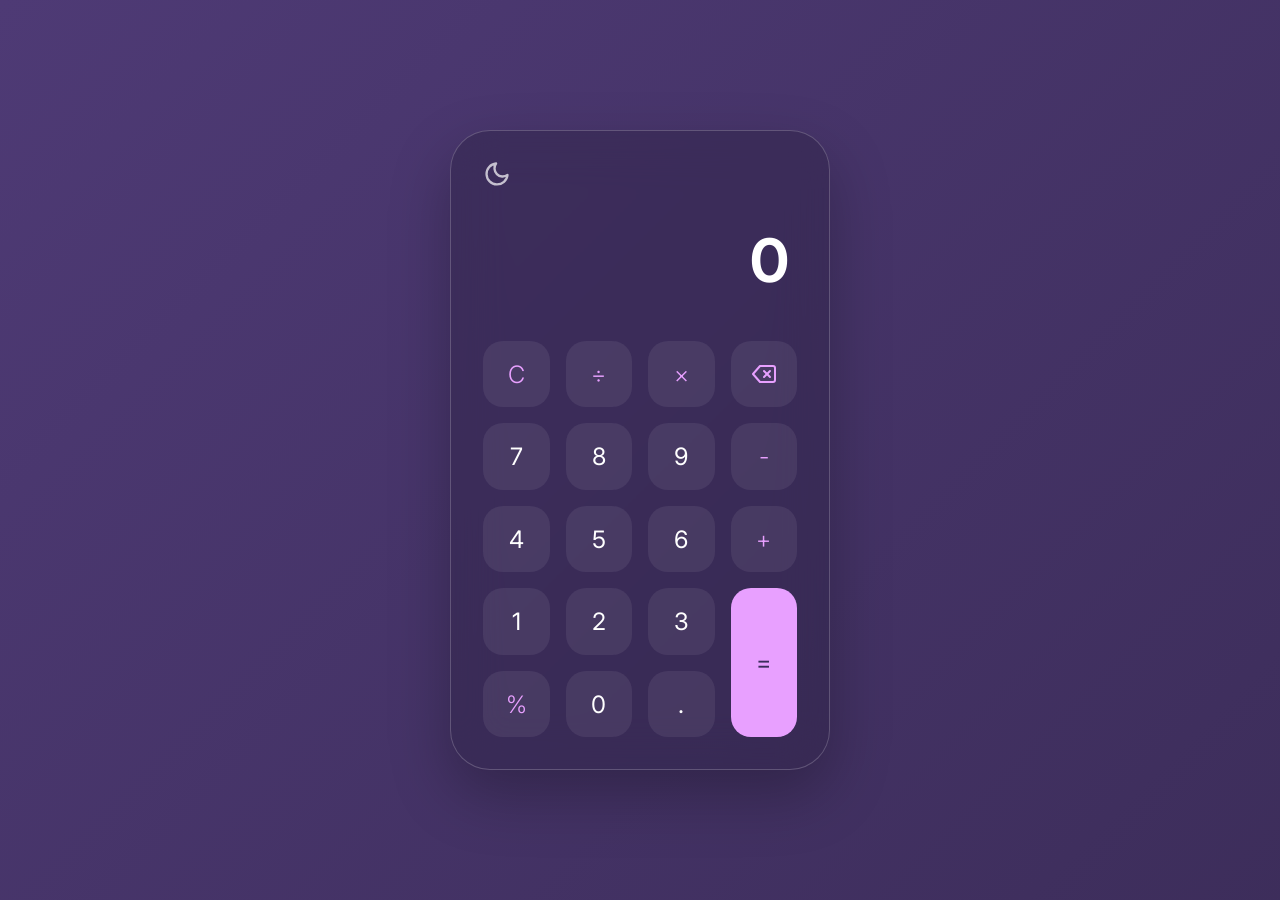
<file: calculatorplus.html>
<!DOCTYPE html>
<html lang="en">
<head>
    <meta charset="UTF-8">
    <meta name="viewport" content="width=device-width, initial-scale=1.0">
    <title>Enhanced Glassmorphism Calculator</title>
    <link rel="preconnect" href="https://fonts.googleapis.com">
    <link rel="preconnect" href="https://fonts.gstatic.com" crossorigin>
    <link href="https://fonts.googleapis.com/css2?family=Inter:wght@300;400;500;700&display=swap" rel="stylesheet">
    <style>
        /* --- Variable Definitions --- */
        :root {
            --font-family: 'Inter', sans-serif;

            /* Dark Theme Colors */
            --bg-gradient-start-dark: #4e3a75;
            --bg-gradient-end-dark: #2c2141;
            --calculator-bg-dark: rgba(44, 33, 65, 0.4);
            --button-bg-dark: rgba(255, 255, 255, 0.07);
            --button-hover-bg-dark: rgba(255, 255, 255, 0.15);
            --text-color-primary-dark: #ffffff;
            --text-color-secondary-dark: #c0b8d0;
            --operator-color-dark: #e8a0ff;
            --equals-bg-dark: #e8a0ff;
            --equals-hover-bg-dark: #d980ff;
            --equals-text-dark: #3a2d5c;

            /* Light Theme Colors */
            --bg-gradient-start-light: #f3eefc;
            --bg-gradient-end-light: #dcd3e9;
            --calculator-bg-light: rgba(255, 255, 255, 0.6);
            --button-bg-light: rgba(255, 255, 255, 0.5);
            --button-hover-bg-light: rgba(255, 255, 255, 0.9);
            --text-color-primary-light: #3a2d5c;
            --text-color-secondary-light: #5c4b8c;
            --operator-color-light: #8c52ff;
            --equals-bg-light: #8c52ff;
            --equals-hover-bg-light: #7b42f5;
            --equals-text-light: #ffffff;
        }

        /* --- Keyframe Animations --- */
        @keyframes gradient-animation {
            0% { background-position: 0% 50%; }
            50% { background-position: 100% 50%; }
            100% { background-position: 0% 50%; }
        }

        /* --- Base Styles --- */
        * {
            margin: 0;
            padding: 0;
            box-sizing: border-box;
        }

        html {
            font-size: 16px;
        }

        body {
            font-family: var(--font-family);
            display: flex;
            justify-content: center;
            align-items: center;
            min-height: 100vh;
            padding: 1rem;
            transition: background 0.5s ease;
        }

        body.dark {
            background: linear-gradient(135deg, var(--bg-gradient-start-dark), var(--bg-gradient-end-dark));
            background-size: 200% 200%;
            animation: gradient-animation 15s ease infinite;
        }

        body.light {
            background: linear-gradient(135deg, var(--bg-gradient-start-light), var(--bg-gradient-end-light));
            background-size: 200% 200%;
            animation: gradient-animation 15s ease infinite;
        }

        /* --- Calculator Container --- */
        .calculator-container {
            position: relative;
            width: clamp(300px, 90vw, 380px); /* Responsive width */
            padding: 2rem;
            border-radius: 2.5rem; /* Softer corners */
            box-shadow: 0 25px 60px rgba(0, 0, 0, 0.25);
            backdrop-filter: blur(25px); /* Enhanced glass effect */
            border: 1px solid rgba(255, 255, 255, 0.2);
            transition: background-color 0.5s ease;
        }

        body.dark .calculator-container {
            background: var(--calculator-bg-dark);
        }

        body.light .calculator-container {
            background: var(--calculator-bg-light);
            border: 1px solid rgba(0, 0, 0, 0.1);
            box-shadow: 0 25px 50px rgba(0, 0, 0, 0.1);
        }

        /* --- Theme Toggle --- */
        .theme-toggle {
            position: absolute;
            top: 1.8rem;
            left: 2rem;
            cursor: pointer;
            z-index: 10;
            opacity: 0.7;
            transition: opacity 0.3s ease, transform 0.3s ease;
        }
        .theme-toggle:hover {
            opacity: 1;
            transform: scale(1.1);
        }

        .theme-toggle svg {
            width: 28px;
            height: 28px;
        }

        body.dark .theme-toggle .sun-icon { display: none; }
        body.dark .theme-toggle .moon-icon { display: block; color: var(--text-color-primary-dark); }
        body.light .theme-toggle .moon-icon { display: none; }
        body.light .theme-toggle .sun-icon { display: block; color: var(--text-color-primary-light); }

        /* --- Calculator Screen --- */
        .calculator-screen {
            width: 100%;
            text-align: right;
            padding: 1.5rem 0.5rem;
            margin-bottom: 1.5rem;
            overflow: hidden;
        }

        .screen-expression {
            height: 2rem;
            font-size: clamp(1rem, 4vw, 1.25rem); /* Responsive font size */
            font-weight: 300;
            margin-bottom: 0.5rem;
            white-space: nowrap;
            overflow: hidden;
            text-overflow: ellipsis;
            transition: color 0.5s ease;
        }

        .screen-result {
            font-size: clamp(2.5rem, 10vw, 3.75rem); /* Responsive font size */
            font-weight: 700;
            line-height: 1.1;
            word-wrap: break-word;
            transition: color 0.5s ease;
        }

        body.dark .screen-expression { color: var(--text-color-secondary-dark); }
        body.dark .screen-result { color: var(--text-color-primary-dark); }
        body.light .screen-expression { color: var(--text-color-secondary-light); }
        body.light .screen-result { color: var(--text-color-primary-light); }

        /* --- Calculator Buttons --- */
        .calculator-buttons {
            display: grid;
            grid-template-columns: repeat(4, 1fr);
            gap: 1rem;
        }

        .btn {
            font-family: var(--font-family);
            font-size: clamp(1.25rem, 5vw, 1.5rem);
            font-weight: 400;
            border: none;
            border-radius: 1.25rem;
            aspect-ratio: 1 / 1; /* Makes buttons perfectly square */
            cursor: pointer;
            display: flex;
            justify-content: center;
            align-items: center;
            transition: background-color 0.2s ease, transform 0.1s ease, box-shadow 0.2s ease;
            -webkit-tap-highlight-color: transparent;
        }

        .btn:active {
            transform: scale(0.94);
        }

        /* Light & Dark Mode Button Styles */
        body.dark .btn {
            background: var(--button-bg-dark);
            color: var(--text-color-primary-dark);
        }
        body.dark .btn:hover {
            background: var(--button-hover-bg-dark);
        }
        body.dark .btn-operator {
            color: var(--operator-color-dark);
            font-weight: 300;
        }
        body.dark .btn-equals {
            background: var(--equals-bg-dark);
            color: var(--equals-text-dark);
        }
        body.dark .btn-equals:hover {
            background: var(--equals-hover-bg-dark);
        }

        body.light .btn {
            background: var(--button-bg-light);
            color: var(--text-color-primary-light);
            box-shadow: 0 4px 15px rgba(0, 0, 0, 0.05);
        }
        body.light .btn:hover {
            background: var(--button-hover-bg-light);
            box-shadow: 0 6px 20px rgba(0, 0, 0, 0.1);
        }
        body.light .btn-operator {
            color: var(--operator-color-light);
        }
        body.light .btn-equals {
            background: var(--equals-bg-light);
            color: var(--equals-text-light);
        }
        body.light .btn-equals:hover {
            background: var(--equals-hover-bg-light);
        }

        .btn-equals {
            grid-column: 4 / 5;
            grid-row: 4 / 6;
            aspect-ratio: auto; /* Override for the tall equals button */
            height: auto;
            border-radius: 1.25rem;
        }

        .btn-operator svg {
            width: 24px;
            height: 24px;
        }
    </style>
</head>
<body class="dark">

    <div class="calculator-container">
        <!-- Theme Toggle -->
        <div class="theme-toggle">
            <svg class="moon-icon" xmlns="http://www.w3.org/2000/svg" width="24" height="24" viewBox="0 0 24 24" fill="none" stroke="currentColor" stroke-width="2" stroke-linecap="round" stroke-linejoin="round"><path d="M21 12.79A9 9 0 1 1 11.21 3 7 7 0 0 0 21 12.79z"></path></svg>
            <svg class="sun-icon" xmlns="http://www.w3.org/2000/svg" width="24" height="24" viewBox="0 0 24 24" fill="none" stroke="currentColor" stroke-width="2" stroke-linecap="round" stroke-linejoin="round"><circle cx="12" cy="12" r="5"></circle><line x1="12" y1="1" x2="12" y2="3"></line><line x1="12" y1="21" x2="12" y2="23"></line><line x1="4.22" y1="4.22" x2="5.64" y2="5.64"></line><line x1="18.36" y1="18.36" x2="19.78" y2="19.78"></line><line x1="1" y1="12" x2="3" y2="12"></line><line x1="21" y1="12" x2="23" y2="12"></line><line x1="4.22" y1="19.78" x2="5.64" y2="18.36"></line><line x1="18.36" y1="5.64" x2="19.78" y2="4.22"></line></svg>
        </div>

        <!-- Calculator Screen -->
        <div class="calculator-screen">
            <div class="screen-expression"></div>
            <div class="screen-result">0</div>
        </div>

        <!-- Calculator Buttons -->
        <div class="calculator-buttons">
            <button class="btn btn-operator" data-key="clear">C</button>
            <button class="btn btn-operator" data-key="/">÷</button>
            <button class="btn btn-operator" data-key="*">×</button>
            <button class="btn btn-operator" data-key="backspace">
                <svg xmlns="http://www.w3.org/2000/svg" width="24" height="24" viewBox="0 0 24 24" fill="none" stroke="currentColor" stroke-width="2" stroke-linecap="round" stroke-linejoin="round"><path d="M21 4H8l-7 8 7 8h13a2 2 0 0 0 2-2V6a2 2 0 0 0-2-2z"></path><line x1="18" y1="9" x2="12" y2="15"></line><line x1="12" y1="9" x2="18" y2="15"></line></svg>
            </button>

            <button class="btn btn-number" data-key="7">7</button>
            <button class="btn btn-number" data-key="8">8</button>
            <button class="btn btn-number" data-key="9">9</button>
            <button class="btn btn-operator" data-key="-">-</button>

            <button class="btn btn-number" data-key="4">4</button>
            <button class="btn btn-number" data-key="5">5</button>
            <button class="btn btn-number" data-key="6">6</button>
            <button class="btn btn-operator" data-key="+">+</button>

            <button class="btn btn-number" data-key="1">1</button>
            <button class="btn btn-number" data-key="2">2</button>
            <button class="btn btn-number" data-key="3">3</button>
            <button class="btn btn-equals" data-key="=">=</button>

            <button class="btn btn-operator" data-key="%">%</button>
            <button class="btn btn-number" data-key="0">0</button>
            <button class="btn btn-number" data-key=".">.</button>
        </div>
    </div>

    <script>
        // script.js
        document.addEventListener('DOMContentLoaded', () => {
            // --- DOM Element Selectors ---
            const themeToggle = document.querySelector('.theme-toggle');
            const body = document.body;
            const expressionDisplay = document.querySelector('.screen-expression');
            const resultDisplay = document.querySelector('.screen-result');
            const buttons = document.querySelector('.calculator-buttons');

            // --- State Variables ---
            let currentInput = '0';
            let expression = '';
            let operator = null;
            let previousValue = null;
            let shouldResetScreen = false;

            // --- Theme Toggle Logic ---
            themeToggle.addEventListener('click', () => {
                body.classList.toggle('light');
                body.classList.toggle('dark');
            });

            // --- Update Display Function ---
            const updateDisplay = () => {
                resultDisplay.textContent = formatNumber(currentInput);
                // Only show expression if it's not just a result display
                if (expression.includes('=')) {
                    expressionDisplay.textContent = expression;
                } else {
                    expressionDisplay.textContent = expression.replace(/(\d+)/g, (num) => formatNumber(num));
                }
            };
            
            // --- Format Number with Commas ---
            const formatNumber = (numStr) => {
                if (typeof numStr !== 'string') numStr = String(numStr);
                if (numStr.includes('Infinity') || numStr.includes('NaN')) return 'Error';
                const [integerPart, decimalPart] = numStr.split('.');
                const formattedInteger = parseFloat(integerPart).toLocaleString('en-US', {
                    maximumFractionDigits: 0
                });
                return decimalPart !== undefined ? `${formattedInteger}.${decimalPart}` : formattedInteger;
            };

            // --- Calculation Logic ---
            const calculate = (val1, op, val2) => {
                const num1 = parseFloat(val1);
                const num2 = parseFloat(val2);
                if (op === '+') return num1 + num2;
                if (op === '-') return num1 - num2;
                if (op === '*') return num1 * num2;
                if (op === '/') {
                    if (num2 === 0) return 'Infinity'; // Division by zero
                    return num1 / num2;
                }
                return num2;
            };

            // --- Button Click Handler ---
            buttons.addEventListener('click', (e) => {
                if (!e.target.closest('.btn')) return;
                const button = e.target.closest('.btn');

                const key = button.dataset.key;
                const keyType = button.classList.contains('btn-number') ? 'number'
                              : button.classList.contains('btn-operator') ? 'operator'
                              : 'special'; // equals, clear, backspace

                handleKeyPress(key, keyType);
            });

            // --- Key Press Logic ---
            const handleKeyPress = (key, keyType) => {
                if (keyType === 'number') {
                    if (currentInput === '0' || shouldResetScreen) {
                        currentInput = '';
                        shouldResetScreen = false;
                    }
                    if (key === '.' && currentInput.includes('.')) return; // Prevent multiple decimals
                    currentInput += key;
                }

                if (keyType === 'operator') {
                    if (operator && previousValue !== null && !shouldResetScreen) {
                        const result = calculate(previousValue, operator, currentInput);
                        previousValue = String(result);
                        currentInput = previousValue;
                    } else {
                        previousValue = currentInput;
                    }
                    
                    operator = key;
                    expression = `${formatNumber(previousValue)} ${key === '/' ? '÷' : key === '*' ? '×' : key}`;
                    shouldResetScreen = true;

                    if (key === '%') {
                        currentInput = String(parseFloat(previousValue) / 100);
                        expression = '';
                        operator = null;
                        previousValue = null;
                        shouldResetScreen = false;
                    }
                }
                
                if (key === 'backspace') {
                    if (shouldResetScreen) return;
                    currentInput = currentInput.slice(0, -1);
                    if (currentInput === '') {
                        currentInput = '0';
                    }
                }

                if (key === '=') {
                    if (operator && previousValue !== null) {
                        const result = calculate(previousValue, operator, currentInput);
                        expression = `${formatNumber(previousValue)} ${operator === '/' ? '÷' : operator === '*' ? '×' : operator} ${formatNumber(currentInput)} =`;
                        currentInput = String(result);
                        operator = null;
                        previousValue = null;
                        shouldResetScreen = true;
                    }
                }

                if (key === 'clear') {
                    currentInput = '0';
                    expression = '';
                    operator = null;
                    previousValue = null;
                    shouldResetScreen = false;
                }

                updateDisplay();
            };

            // --- Initial Display Update ---
            updateDisplay();
        });
    </script>
</body>
</html>
</file>
